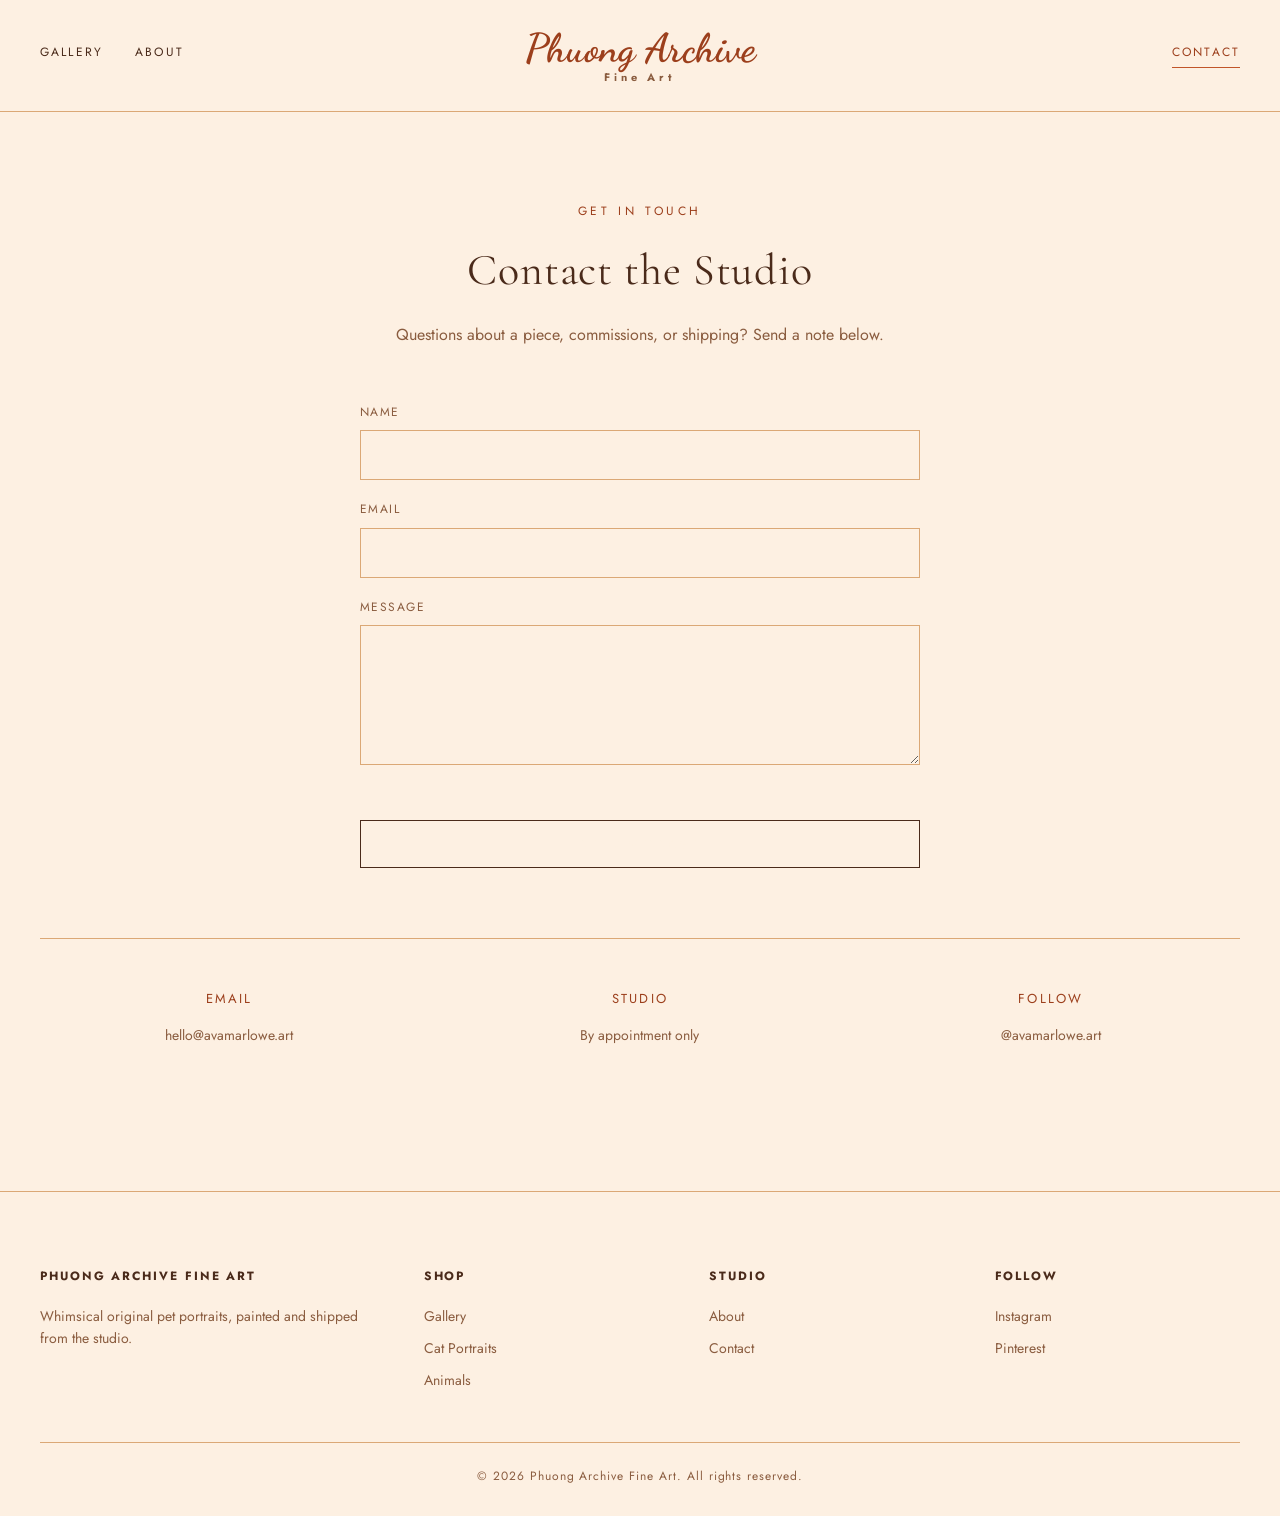
<file: contact.html>
<!DOCTYPE html>
<html lang="en">
<head>
<meta charset="UTF-8">
<meta name="viewport" content="width=device-width, initial-scale=1.0">
<title>Contact | Phuong Archive Fine Art</title>
<link rel="stylesheet" href="css/style.css">
</head>
<body>

<header class="site-header">
  <nav class="nav-group">
    <a href="gallery.html">Gallery</a>
    <a href="about.html">About</a>
  </nav>
  <a href="index.html" class="logo">Phuong Archive<small>Fine Art</small></a>
  <nav class="nav-group nav-right">
    <a href="contact.html" class="active">Contact</a>
  </nav>
  <button class="mobile-toggle">&#9776;</button>
  <nav class="mobile-menu">
    <a href="gallery.html">Gallery</a>
    <a href="about.html">About</a>
    <a href="contact.html">Contact</a>
  </nav>
</header>

<section class="section">
  <div class="container">
    <div class="section-head">
      <span class="eyebrow">Get in Touch</span>
      <h2>Contact the Studio</h2>
      <p>Questions about a piece, commissions, or shipping? Send a note below.</p>
    </div>

    <form class="contact-form" onsubmit="event.preventDefault(); this.querySelector('.form-success').style.display='block'; this.reset();">
      <div>
        <label for="name">Name</label>
        <input type="text" id="name" name="name" required>
      </div>
      <div>
        <label for="email">Email</label>
        <input type="email" id="email" name="email" required>
      </div>
      <div>
        <label for="message">Message</label>
        <textarea id="message" name="message" required></textarea>
      </div>
      <button type="submit" class="btn btn-dark" style="cursor:pointer; border:1px solid var(--ink); background:transparent; font-family:'Jost',sans-serif;">Send Message</button>
      <p class="form-success" style="display:none; color: var(--accent-dark); font-size:14px;">Thanks for reaching out — this is a placeholder form for now, so no message was actually sent. Connect it to your email or a form service like Formspree to go live.</p>
    </form>

    <div class="contact-info">
      <div>
        <h3>Email</h3>
        <p>hello@avamarlowe.art</p>
      </div>
      <div>
        <h3>Studio</h3>
        <p>By appointment only</p>
      </div>
      <div>
        <h3>Follow</h3>
        <p>@avamarlowe.art</p>
      </div>
    </div>
  </div>
</section>

<footer class="site-footer">
  <div class="container">
    <div class="footer-grid">
      <div>
        <h4>Phuong Archive Fine Art</h4>
        <p>Whimsical original pet portraits, painted and shipped from the studio.</p>
      </div>
      <div>
        <h4>Shop</h4>
        <a href="gallery.html">Gallery</a>
        <a href="gallery.html?tag=Cat%20Portraits">Cat Portraits</a>
        <a href="gallery.html?tag=Animals">Animals</a>
      </div>
      <div>
        <h4>Studio</h4>
        <a href="about.html">About</a>
        <a href="contact.html">Contact</a>
      </div>
      <div>
        <h4>Follow</h4>
        <a href="#">Instagram</a>
        <a href="#">Pinterest</a>
      </div>
    </div>
    <div class="footer-bottom">&copy; 2026 Phuong Archive Fine Art. All rights reserved.</div>
  </div>
</footer>

</body>
</html>
</file>
<file: css/style.css>
@import url('https://fonts.googleapis.com/css2?family=Cormorant+Garamond:ital,wght@0,300;0,400;0,500;0,600;1,400&family=Dancing+Script:wght@500;600;700&family=Jost:wght@400;500&display=swap');

:root {
  --bg: #fdf0e2;
  --bg-alt: #f8dcbc;
  --ink: #4a2a1a;
  --ink-soft: #8a5c3f;
  --accent: #c1552a;
  --accent-dark: #9c3f1c;
  --line: #dba876;
  --terracotta: #e2733b;
  --max-width: 1400px;
}

* { box-sizing: border-box; }

html { scroll-behavior: smooth; }

body {
  margin: 0;
  background: var(--bg);
  color: var(--ink);
  font-family: 'Jost', sans-serif;
  font-size: 16px;
  line-height: 1.6;
  -webkit-font-smoothing: antialiased;
}

h1, h2, h3, .serif {
  font-family: 'Cormorant Garamond', serif;
  font-weight: 400;
  letter-spacing: 0.02em;
  margin: 0;
}

.logo {
  font-family: 'Dancing Script', cursive;
  font-weight: 700;
  letter-spacing: 0;
  margin: 0;
}

a {
  color: inherit;
  text-decoration: none;
}

img { max-width: 100%; display: block; }

.container {
  max-width: var(--max-width);
  margin: 0 auto;
  padding: 0 40px;
}

/* ---------- Header ---------- */

.site-header {
  display: flex;
  align-items: center;
  justify-content: space-between;
  padding: 28px 40px;
  border-bottom: 1px solid var(--line);
  position: relative;
  flex-wrap: wrap;
  gap: 16px;
}

.nav-group {
  display: flex;
  gap: 32px;
  flex: 1;
  align-items: center;
}

.nav-group.nav-right {
  justify-content: flex-end;
}

.site-header nav a {
  font-family: 'Jost', sans-serif;
  font-size: 12px;
  letter-spacing: 0.18em;
  text-transform: uppercase;
  color: var(--ink);
  padding-bottom: 4px;
  border-bottom: 1px solid transparent;
  transition: border-color 0.2s ease, color 0.2s ease;
}

.site-header nav a:hover,
.site-header nav a.active {
  border-color: var(--accent);
  color: var(--accent-dark);
}

.logo {
  font-size: 40px;
  text-align: center;
  color: var(--accent-dark);
  line-height: 1;
  white-space: nowrap;
}

.logo small {
  display: block;
  font-size: 11px;
  font-family: 'Jost', sans-serif;
  letter-spacing: 0.35em;
  color: var(--ink-soft);
  margin-top: 4px;
}

.mobile-toggle {
  display: none;
  background: none;
  border: none;
  font-size: 22px;
  cursor: pointer;
  color: var(--ink);
}

/* ---------- Hero ---------- */

.hero {
  position: relative;
  height: 82vh;
  min-height: 480px;
  display: flex;
  align-items: flex-end;
  overflow: hidden;
  background: var(--bg-alt);
}

.hero img {
  position: absolute;
  inset: 0;
  width: 100%;
  height: 100%;
  object-fit: cover;
  transform-origin: center;
  animation: heroZoom 22s ease-in-out infinite alternate;
}

@keyframes heroZoom {
  from { transform: scale(1); }
  to { transform: scale(1.14); }
}

@media (prefers-reduced-motion: reduce) {
  .hero img { animation: none; }
}

.hero::after {
  content: '';
  position: absolute;
  inset: 0;
  background: linear-gradient(0deg, rgba(69,32,15,0.62) 0%, rgba(69,32,15,0.08) 55%);
}

.hero-content {
  position: relative;
  z-index: 1;
  padding: 60px 40px;
  color: var(--bg);
  max-width: var(--max-width);
  margin: 0 auto;
  width: 100%;
}

.hero-content .eyebrow {
  font-size: 12px;
  letter-spacing: 0.3em;
  text-transform: uppercase;
  opacity: 0.85;
  margin-bottom: 14px;
  display: block;
}

.hero-content h1 {
  font-size: clamp(40px, 6vw, 72px);
  font-weight: 300;
  max-width: 820px;
}

.hero-content p {
  max-width: 480px;
  margin-top: 18px;
  font-size: 16px;
  opacity: 0.92;
}

.btn {
  display: inline-block;
  margin-top: 28px;
  padding: 14px 32px;
  border: 1px solid currentColor;
  font-size: 12px;
  letter-spacing: 0.2em;
  text-transform: uppercase;
  transition: background 0.2s ease, color 0.2s ease;
}

.btn:hover {
  background: var(--accent);
  border-color: var(--accent);
  color: var(--bg);
}

.btn-dark {
  background: var(--accent);
  color: var(--bg);
  border-color: var(--accent);
}

.btn-dark:hover {
  background: var(--accent-dark);
  border-color: var(--accent-dark);
  color: var(--bg);
}

/* ---------- Section headings ---------- */

.section {
  padding: 90px 0;
}

.section-alt {
  background: var(--bg-alt);
}

.cta-band {
  background: var(--accent);
  color: var(--bg);
}

.cta-band .section-head .eyebrow,
.cta-band .section-head h2,
.cta-band .section-head p {
  color: var(--bg);
}

.cta-band .section-head p {
  opacity: 0.9;
}

.cta-band .btn {
  border-color: var(--bg);
  color: var(--bg);
}

.cta-band .btn:hover {
  background: var(--bg);
  border-color: var(--bg);
  color: var(--accent-dark);
}

.section-head {
  text-align: center;
  max-width: 640px;
  margin: 0 auto 56px;
}

.section-head .eyebrow {
  display: block;
  font-size: 12px;
  letter-spacing: 0.3em;
  text-transform: uppercase;
  color: var(--accent-dark);
  margin-bottom: 14px;
}

.section-head h2 {
  font-size: clamp(30px, 4vw, 44px);
  font-weight: 400;
}

.section-head p {
  margin-top: 16px;
  color: var(--ink-soft);
}

/* ---------- Category tiles ---------- */

.tiles {
  display: grid;
  grid-template-columns: repeat(4, 1fr);
  gap: 4px;
}

.tile {
  position: relative;
  aspect-ratio: 3/4;
  overflow: hidden;
  display: block;
}

.tile img {
  width: 100%;
  height: 100%;
  object-fit: cover;
  transition: transform 0.7s cubic-bezier(0.22, 1, 0.36, 1);
}

.tile:hover img { transform: scale(1.12); }

.tile span {
  position: absolute;
  left: 0; right: 0; bottom: 0;
  padding: 22px 16px;
  background: linear-gradient(0deg, rgba(69,32,15,0.65), rgba(69,32,15,0));
  color: var(--bg);
  font-family: 'Cormorant Garamond', serif;
  font-size: 20px;
  text-align: center;
}

/* ---------- Gallery grid ---------- */

.gallery-toolbar {
  display: flex;
  align-items: center;
  justify-content: space-between;
  padding: 24px 0;
  border-top: 1px solid var(--line);
  border-bottom: 1px solid var(--line);
  margin-bottom: 48px;
  font-size: 12px;
  letter-spacing: 0.14em;
  text-transform: uppercase;
  flex-wrap: wrap;
  gap: 16px;
}

.gallery-toolbar select {
  font-family: 'Jost', sans-serif;
  font-size: 12px;
  letter-spacing: 0.1em;
  text-transform: uppercase;
  background: transparent;
  border: 1px solid var(--ink);
  padding: 10px 14px;
  color: var(--ink);
}

.filter-tags {
  display: flex;
  gap: 10px;
  flex-wrap: wrap;
}

.filter-tags button {
  font-family: 'Jost', sans-serif;
  font-size: 11px;
  letter-spacing: 0.14em;
  text-transform: uppercase;
  background: transparent;
  border: 1px solid var(--line);
  padding: 9px 18px;
  cursor: pointer;
  color: var(--ink-soft);
  transition: all 0.2s ease;
}

.filter-tags button:hover,
.filter-tags button.active {
  border-color: var(--accent);
  color: var(--accent-dark);
  background: rgba(193,85,42,0.08);
}


.grid {
  display: grid;
  grid-template-columns: repeat(3, 1fr);
  gap: 44px 32px;
}

.card {
  cursor: pointer;
  transition: transform 0.4s ease;
}

.card:hover {
  transform: translateY(-4px);
}

.card-image {
  position: relative;
  overflow: hidden;
  background: var(--bg-alt);
  aspect-ratio: 4/5;
  box-shadow: 0 8px 24px rgba(74,42,26,0);
  transition: box-shadow 0.4s ease;
}

.card:hover .card-image {
  box-shadow: 0 18px 34px rgba(74,42,26,0.22);
}

.card-image img {
  width: 100%;
  height: 100%;
  object-fit: cover;
  transition: transform 0.6s cubic-bezier(0.22, 1, 0.36, 1);
}

.card:hover .card-image img { transform: scale(1.08); }

.card-badge {
  position: absolute;
  top: 14px;
  left: 14px;
  background: var(--terracotta);
  color: #fff;
  font-size: 10px;
  letter-spacing: 0.14em;
  text-transform: uppercase;
  padding: 6px 12px;
}

.card-badge.sold {
  background: var(--ink-soft);
}

.card-badge.bundle {
  background: var(--accent-dark);
}

.card-info {
  padding-top: 16px;
  text-align: left;
}

.card-info h3 {
  font-size: 20px;
  font-weight: 400;
}

.card-info .meta {
  font-size: 12px;
  color: var(--ink-soft);
  letter-spacing: 0.04em;
  margin-top: 4px;
}

.card-info .price {
  font-size: 13px;
  color: var(--accent-dark);
  margin-top: 8px;
  letter-spacing: 0.04em;
}

.price.sold-label {
  color: var(--ink-soft);
  font-style: italic;
}

/* ---------- Lightbox ---------- */

.lightbox {
  position: fixed;
  inset: 0;
  background: rgba(48,21,10,0.9);
  display: none;
  align-items: center;
  justify-content: center;
  z-index: 100;
  padding: 40px;
}

.lightbox.visible { display: flex; }

.lightbox-inner {
  background: var(--bg);
  max-width: 1000px;
  width: 100%;
  max-height: 90vh;
  display: grid;
  grid-template-columns: 1.3fr 1fr;
  overflow: auto;
  opacity: 0;
  transform: scale(0.94);
  transition: opacity 0.35s ease, transform 0.35s cubic-bezier(0.22, 1, 0.36, 1);
}

.lightbox.open .lightbox-inner {
  opacity: 1;
  transform: scale(1);
}

.lightbox-img {
  background: var(--bg-alt);
  overflow: hidden;
}

.lightbox-img img {
  width: 100%;
  height: 100%;
  object-fit: cover;
  transform: scale(1.1);
  transition: transform 0.6s cubic-bezier(0.22, 1, 0.36, 1);
}

.lightbox.open .lightbox-img img {
  transform: scale(1);
}

.lightbox-details {
  padding: 48px 40px;
  display: flex;
  flex-direction: column;
  justify-content: center;
}

.lightbox-details .meta {
  font-size: 12px;
  letter-spacing: 0.12em;
  text-transform: uppercase;
  color: var(--ink-soft);
  margin-bottom: 10px;
}

.lightbox-details h2 {
  font-size: 32px;
  margin-bottom: 14px;
}

.lightbox-details .price {
  font-size: 16px;
  color: var(--accent-dark);
  margin: 18px 0 26px;
}

.lightbox-details .price.sold-label {
  color: var(--ink-soft);
  font-style: italic;
}

.lightbox-close {
  position: absolute;
  top: 24px;
  right: 32px;
  background: none;
  border: none;
  color: var(--bg);
  font-size: 30px;
  cursor: pointer;
  line-height: 1;
}

/* ---------- About / split sections ---------- */

.split {
  display: grid;
  grid-template-columns: 1fr 1fr;
  gap: 64px;
  align-items: center;
}

.split img {
  width: 100%;
  aspect-ratio: 4/5;
  object-fit: cover;
}

.split .content .eyebrow {
  display: block;
  font-size: 12px;
  letter-spacing: 0.3em;
  text-transform: uppercase;
  color: var(--accent-dark);
  margin-bottom: 14px;
}

.split .content h2 {
  font-size: clamp(28px, 3.6vw, 40px);
  margin-bottom: 20px;
}

.split .content p {
  color: var(--ink-soft);
  margin-bottom: 16px;
}

/* ---------- Contact form ---------- */

.contact-form {
  max-width: 560px;
  margin: 0 auto;
  display: flex;
  flex-direction: column;
  gap: 20px;
}

.contact-form label {
  font-size: 12px;
  letter-spacing: 0.12em;
  text-transform: uppercase;
  color: var(--ink-soft);
  margin-bottom: 8px;
  display: block;
}

.contact-form input,
.contact-form textarea {
  width: 100%;
  border: 1px solid var(--line);
  background: transparent;
  padding: 14px 16px;
  font-family: 'Jost', sans-serif;
  font-size: 14px;
  color: var(--ink);
}

.contact-form input:focus,
.contact-form textarea:focus {
  outline: none;
  border-color: var(--accent);
}

.contact-form textarea { resize: vertical; min-height: 140px; }

.contact-info {
  display: grid;
  grid-template-columns: repeat(3, 1fr);
  gap: 32px;
  text-align: center;
  margin-top: 70px;
  padding-top: 50px;
  border-top: 1px solid var(--line);
}

.contact-info h3 {
  font-size: 13px;
  letter-spacing: 0.16em;
  text-transform: uppercase;
  color: var(--accent-dark);
  margin-bottom: 10px;
  font-family: 'Jost', sans-serif;
}

.contact-info p { color: var(--ink-soft); font-size: 14px; }

/* ---------- Footer ---------- */

.site-footer {
  border-top: 1px solid var(--line);
  padding: 60px 0 30px;
  margin-top: 40px;
}

.footer-grid {
  display: grid;
  grid-template-columns: 1.4fr 1fr 1fr 1fr;
  gap: 40px;
  padding-bottom: 40px;
}

.footer-grid h4 {
  font-size: 12px;
  letter-spacing: 0.16em;
  text-transform: uppercase;
  margin-bottom: 18px;
  color: var(--ink);
  font-family: 'Jost', sans-serif;
}

.footer-grid p, .footer-grid a {
  display: block;
  font-size: 14px;
  color: var(--ink-soft);
  margin-bottom: 10px;
}

.footer-grid a:hover { color: var(--accent-dark); }

.footer-bottom {
  text-align: center;
  font-size: 12px;
  letter-spacing: 0.08em;
  color: var(--ink-soft);
  padding-top: 24px;
  border-top: 1px solid var(--line);
}

/* ---------- Responsive ---------- */

@media (max-width: 980px) {
  .tiles { grid-template-columns: repeat(2, 1fr); }
  .grid { grid-template-columns: repeat(2, 1fr); }
  .split { grid-template-columns: 1fr; }
  .lightbox-inner { grid-template-columns: 1fr; }
  .footer-grid { grid-template-columns: 1fr 1fr; }
  .contact-info { grid-template-columns: 1fr; gap: 24px; }
}

@media (max-width: 640px) {
  .site-header { padding: 20px; }
  .nav-group { display: none; }
  .mobile-toggle { display: block; }
  .container { padding: 0 20px; }
  .grid { grid-template-columns: 1fr; }
  .tiles { grid-template-columns: 1fr 1fr; }
  .footer-grid { grid-template-columns: 1fr; }
}

.mobile-menu {
  display: none;
}

.mobile-menu.open {
  display: flex;
  flex-direction: column;
  position: absolute;
  top: 100%;
  left: 0;
  right: 0;
  background: var(--bg);
  padding: 20px;
  border-bottom: 1px solid var(--line);
  gap: 18px;
  z-index: 10;
}

.mobile-menu a {
  font-size: 13px;
  letter-spacing: 0.16em;
  text-transform: uppercase;
}
</file>
